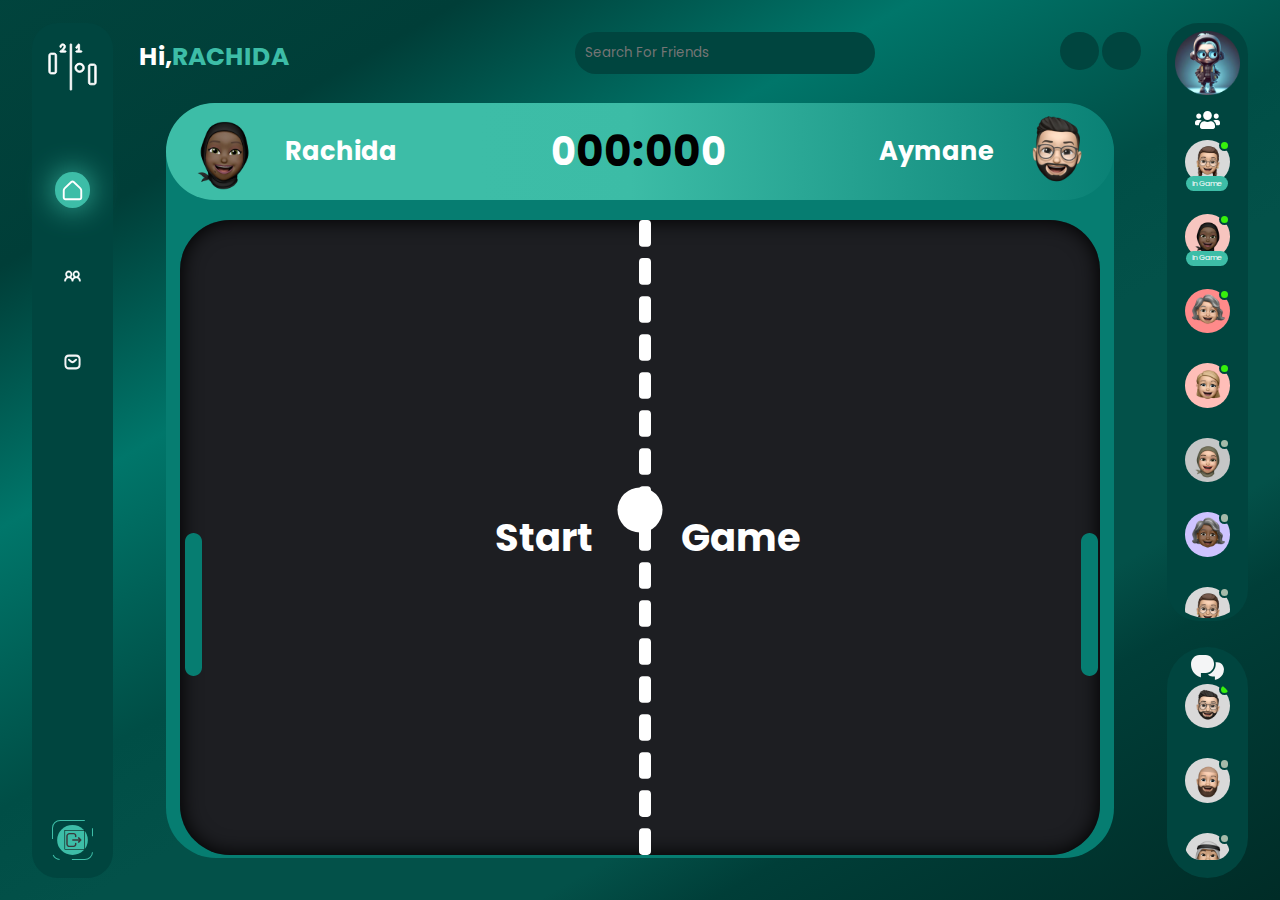
<file: index.html>
<!DOCTYPE html>
<html lang="en">
    <head>
		<style>
			@import url('https://fonts.googleapis.com/css2?family=Poppins:ital,wght@0,100;0,200;0,300;0,400;0,500;0,600;0,700;0,800;0,900;1,100;1,200;1,300;1,400;1,500;1,600;1,700;1,800;1,900&display=swap');
			</style>
        <meta charset="UTF-8">
        <meta name="viewport" content="width=device-width, initial-scale=1.0">
        <link rel="stylesheet" href="style.css">
        <link rel="stylesheet" href="css/game.css">
            <title>HOME | AIT LWEB</title>
    </head>
    <body>
        <div class="container" >
            <div class="side-panel">
                 <img src="images/Logo.svg" class="logo">
                <div class="nav-options" >
                    <button class="btn-option flex-center btn-highlight">
                        <img src="images/Home.svg">
                    </button>
                    <button class="btn-option flex-center btn-simple">
                        <img src="images/Users.svg">
                    </button>
                    <button class="btn-option flex-center btn-simple">
                        <img src="images/Sms.svg">
                    </button>
                </div> 
                <button class="logout flex-center">
                    <img src="images/Logout.svg">
                </button>
            </div>
            <div class="main">
                <div class="header-bar">
                    <div class="header-name">
                        <h2 >Hi, </h2>
                        <h2 > RACHIDA</h2>
                    </div>
                    <input class="header-search" type="text" placeholder="Search For Friends">
                    <div class="header-notifications">
                        <div class="notifications-widget"></div>
                        <div class="notifications-widget"></div>
                    </div>
                </div>
				<!--this is my part	-->
                <div class="center-console">
					<div class="parent">
						<div class="top-bar">
							<div class="user-1">
									<img class="tb-user-1-logo" src="images/users/happy-2.svg" alt="#"> 
								<h2 class="user-1-name">Rachida</h2>
							</div>
							<div class="user-1-score"><h2>0</h2></div>
							<div class="time"><h2>00:00</h2></div>
							<div class="user-2-score"><h2>0</h2></div>
							<div class="user-2">
								<h2 class="user-2-name">Aymane</h2>
								<img class="tb-user-2-logo" src="images/users/1_men.svg" alt="#">
							</div>
						</div>
						<div class="game-board">
							<div class="board">
								<div class="left-racket"><img src="images/racket.svg" alt=""></div>
								<div class="middle-part">
									<div class="start-game start-game-first"><h2>Start</h2></div>
									<div class="game-over"><h2>Game-over</h2></div>
									<div class="middle-line"><img src="images/middle-line.svg" alt="#"></div>
									<div class="start-game start-game-second"><h2>Game</h2></div>
								</div>
								<div class="right-racket"><img src="images/racket.svg" alt=""></div>
								<div class="ball"></div>
							</div>
						</div>
					</div>
					<!--this is my part	-->
                </div>
            </div>
            <div class="right-side-panel">
				<div class="upper-section">
					<div class="profile-photo">
						<img src="images/image_42.png">
                    </div>
                    <img class="upper-section-icone" src="images/Vector.svg">
                    <div class="users-display overflow-style flex-col">
						<div class="user" style="background-color:#D9D9D9;">
                            <img src="images/users/happy-1.svg" alt="">
                            <div class="user-status active "></div>
                            <div class="user-ingame active"><p>in Game</p></div>
                        </div>
                        <div class="user" style="background-color:#F7C5BF;">
                            <img src="images/users/happy-2.svg" alt="">
                            <div class="user-status active "></div>
                            <div class="user-ingame active"><p>in Game</p></div>
                            
                        </div>
                        <div class="user" style="background-color:#FF8A8A;">
                            <img src="images/users/happy-3.svg" alt="">
                            <div class="user-status active "></div>
                            <div class="user-ingame "><p>in Game</p></div>
                            
                        </div>
                        <div class="user" style="background-color:#FFBEB8;">
                            <img src="images/users/happy-6.svg" alt="">
                            <div class="user-status active "></div>
                            <div class="user-ingame "><p>in Game</p></div>
                        </div>
                        <div class="user" style="background-color:#C5C6C6;">
                            <img src="images/users/happy-5.svg" alt="">
                            <div class="user-status "></div>
                            <div class="user-ingame "><p>in Game</p></div>
                        </div>
                        <div class="user" style="background-color:#CEC3FF;">
                            <img src="images/users/happy-4.svg" alt="">
                            <div class="user-status "></div>
                            <div class="user-ingame "><p>in Game</p></div>
                        </div>
                        <div class="user" style="background-color:#D9D9D9;">
                            <img src="images/users/happy-1.svg" alt="">
                            <div class="user-status "></div>
                            <div class="user-ingame "><p>in Game</p></div>
                        </div>
                        <div class="user" style="background-color:#F7C5BF;">
                            <img src="images/users/happy-2.svg" alt="">
                            <div class="user-status "></div>
                            <div class="user-ingame "><p>in Game</p></div>
                        </div>
                        <div class="user" style="background-color:#D9D9D9;">
                            <img src="images/users/happy-1.svg" alt="">
                            <div class="user-status "></div>
                            <div class="user-ingame "><p>in Game</p></div>
                        </div>
                    </div>
					
                </div>
                <div class="lower-section">
					<div class="lower-section-header-img flex-center">
						<img  src="images/Chat.svg">
					</div>
					<div class="friends-list overflow-style">
						<div class="friend" style="background-color: #D9D9D9;">
							<img src="images/users/1_men.svg">
							<div class="user-status active"></div>
						</div>
						<div class="friend" style="background-color: #D9D9D9;">
							<img src="images/users/2_men.svg">
							<div class="user-status"></div>
						</div>
						<div class="friend" style="background-color: #D9D9D9;">
							<img src="images/users/3_men.svg">
							<div class="user-status"></div>
						</div>
					</div>
                </div> 
            </div>
        </div>
        <script src="script.js"></script>
		<script src="game-js/racket-mv.js"> </script>
    </body>
</html>
</file>
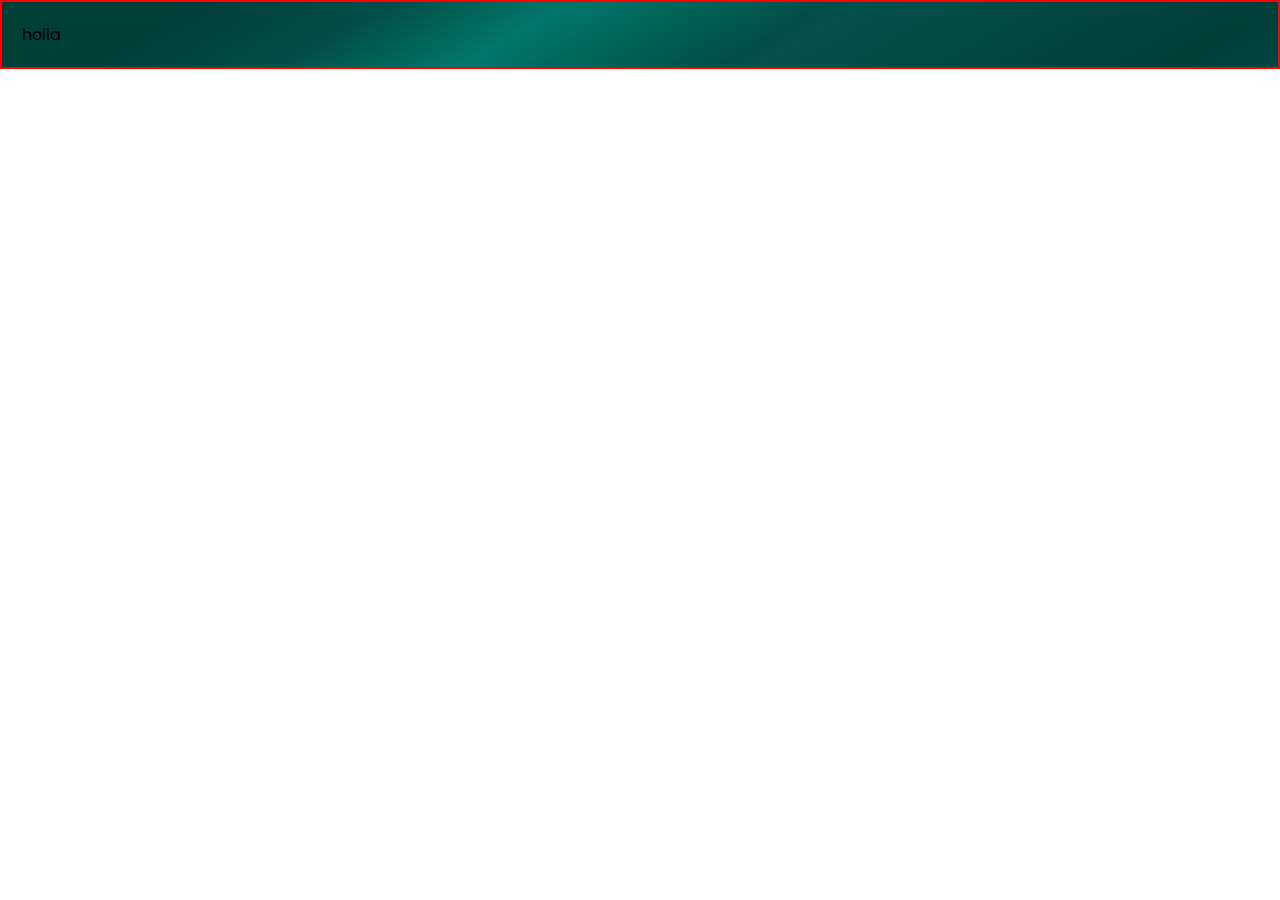
<file: about.html>
<!DOCTYPE html>
<html lang="en">
<head>
	<style>
		@import url('https://fonts.googleapis.com/css2?family=Poppins:ital,wght@0,100;0,200;0,300;0,400;0,500;0,600;0,700;0,800;0,900;1,100;1,200;1,300;1,400;1,500;1,600;1,700;1,800;1,900&display=swap');
		</style>
	<meta charset="UTF-8">
	<meta name="viewport" content="width=device-width, initial-scale=1.0">
	<title>ABOUT US</title>
	<link rel="stylesheet" href="css/about.css">
</head>
<body>
	holla
	<!-- <div class="cadre"> -->
		<!-- <div class="over-head">

			<img class="logo" src="assets/ping-pong-svgrepo-com (3).svg" alt="logo">
			<div class="oh-cmp">
				<div class="pad"></div>
				<h2>Home</h2>
				<h2>Contact</h2>
				<h2>About</h2>
				<h2>Login</h2>
				<h2>Sign Up</h2>

			</div>
		</div>
	</div> -->
</body>
</html>
</file>
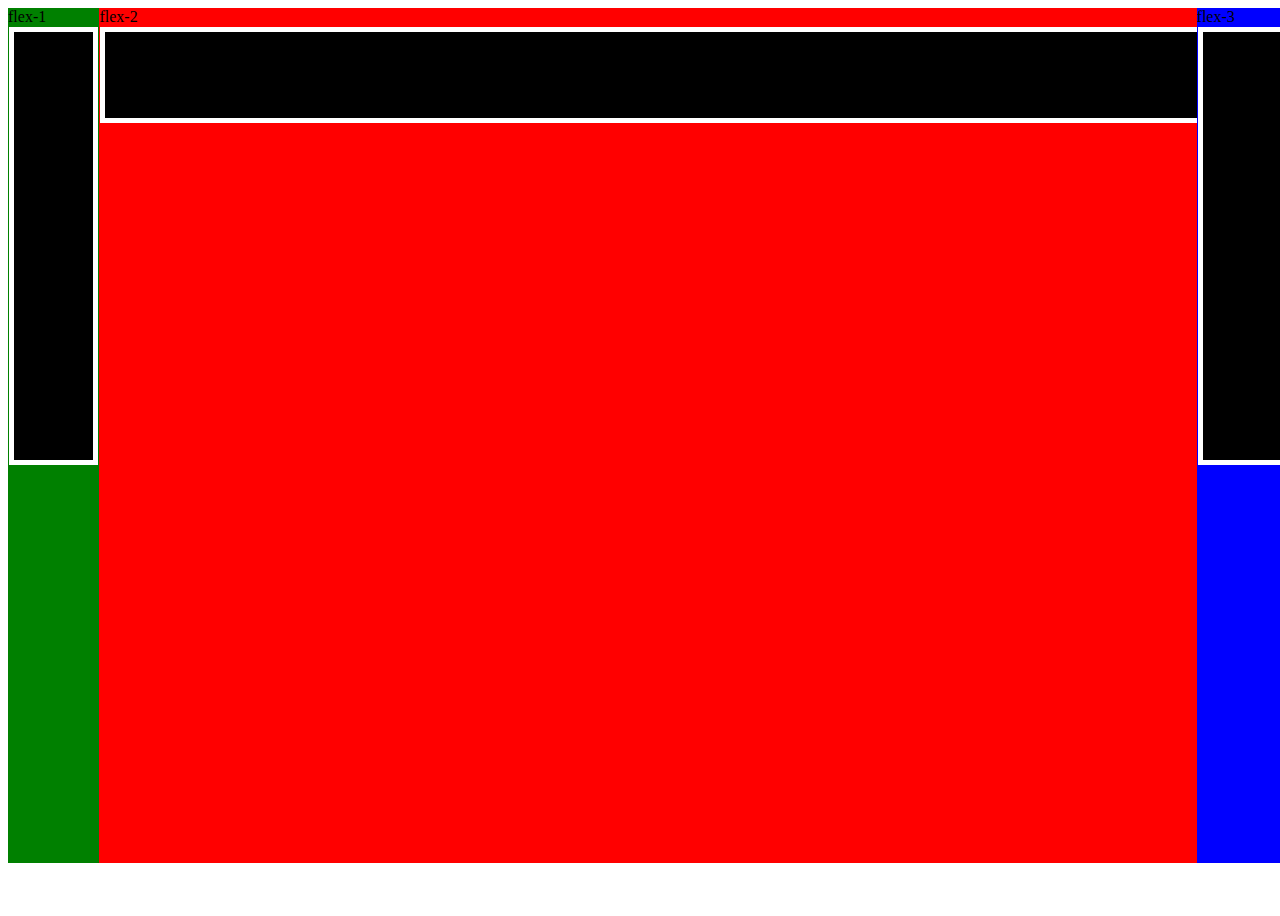
<file: flex.html>
<!DOCTYPE html>
<html lang="en">
<head>
    <meta charset="UTF-8">
    <meta name="viewport" content="width=device-width, initial-scale=1.0">
    <link rel="stylesheet" href="flex.css">
    <title>Document</title>
</head>
<body>
    <div class="container">
        <div class="flex-1">flex-1 <div class="box"></div> </div>
        <div class="flex-2">flex-2 <div class="box"></div> </div>
        <div class="flex-3">flex-3 <div class="box"></div> </div>
    </div>
</body>
</html>
</file>
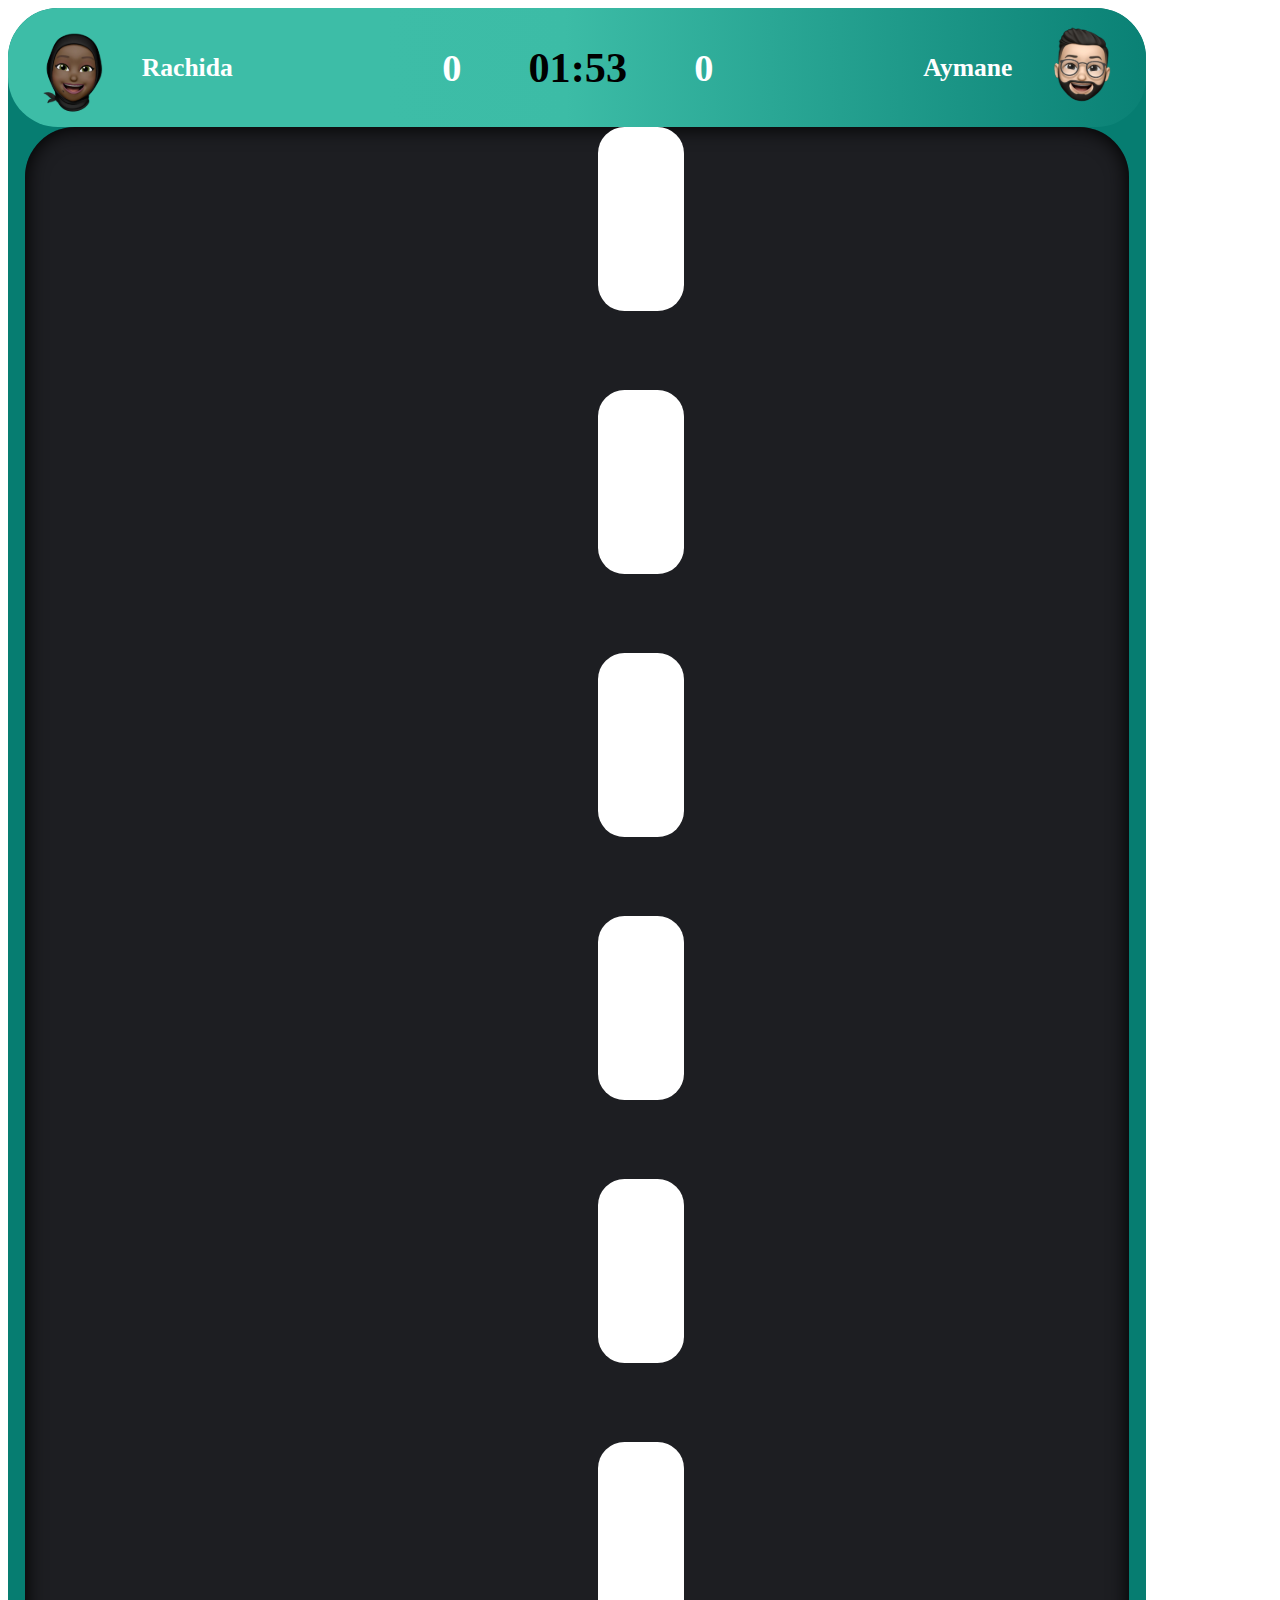
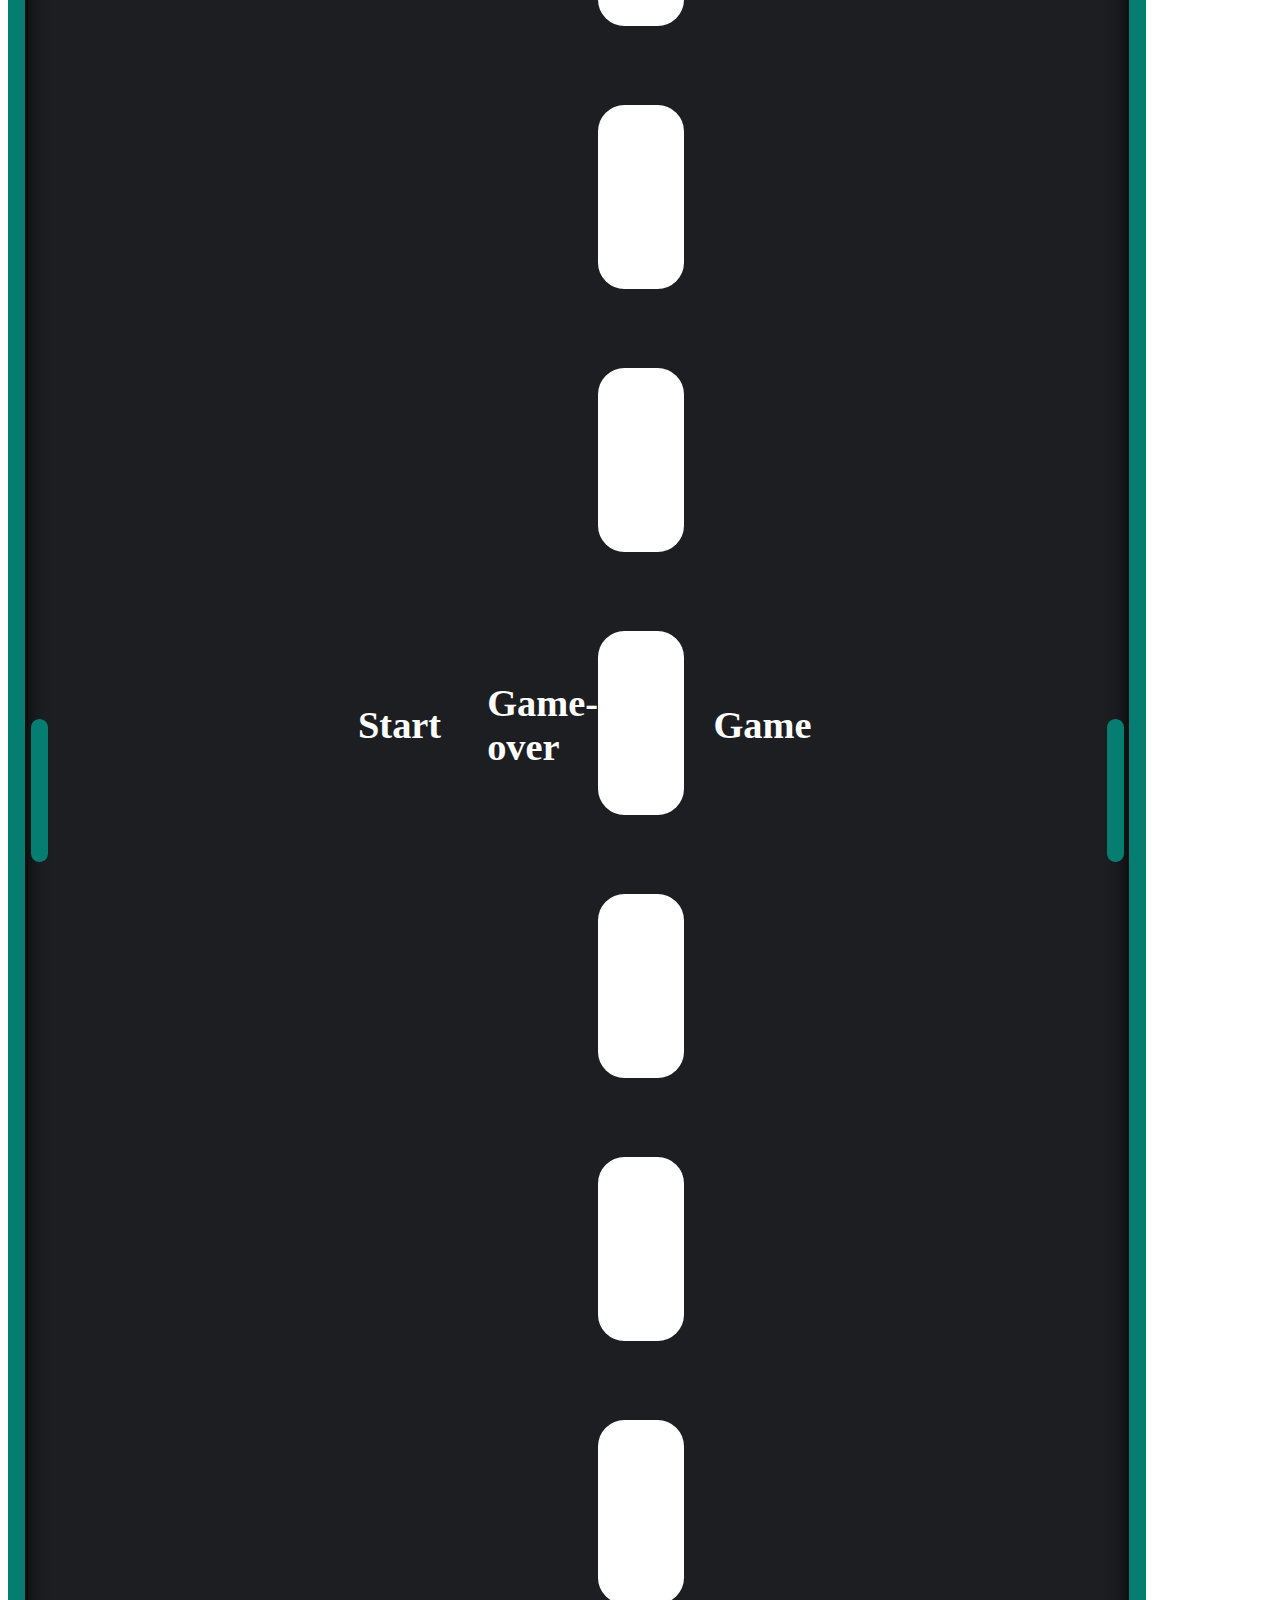
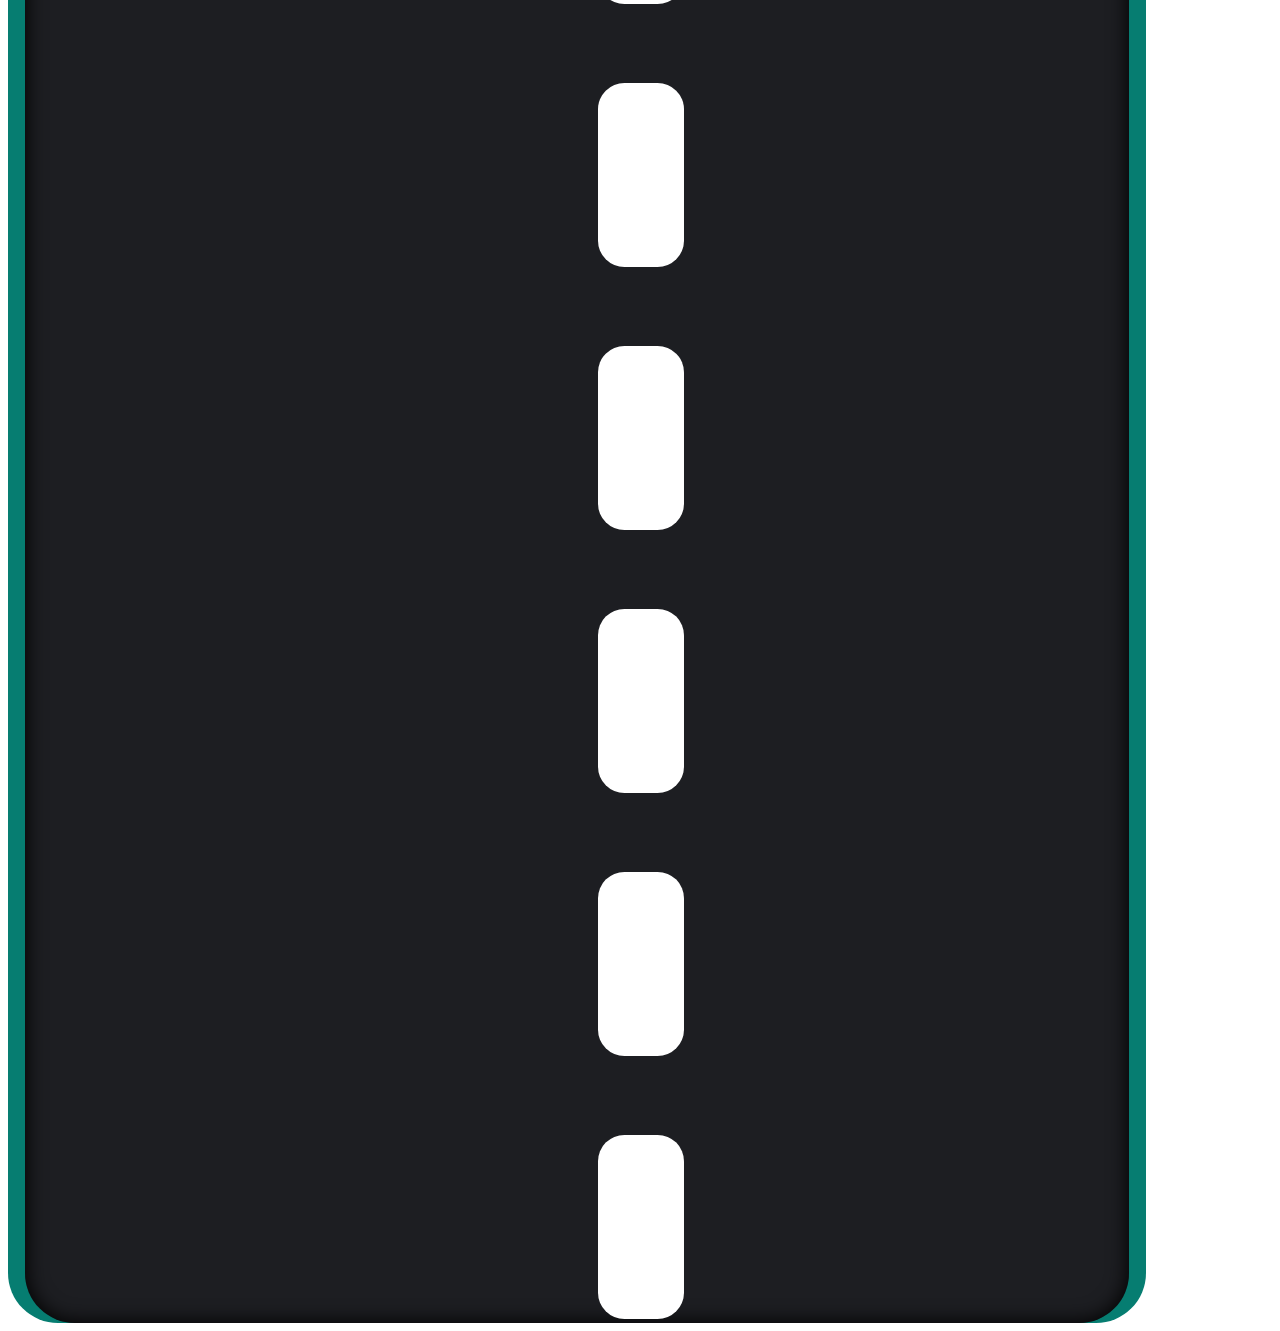
<file: game.html>
<!DOCTYPE html>
<html lang="en">
	<head>
		<link rel="stylesheet" type="text/css" href="css/game.css">
		<script src="game-js/racket-mv.js"></script>
	</head>
<body>
	<!-- <div class="center-console"> -->
		<div class="parent">
			<div class="top-bar">
				<div class="user-1">
						<img class="tb-user-1-logo" src="images/users/happy-2.svg" alt="#"> 
					<h2 class="user-1-name">Rachida</h2>
				</div>
				<div class="user-1-score"><h2>0</h2></div>
				<div class="time"><h2>01:53</h2></div>
				<div class="user-2-score"><h2>0</h2></div>
				<div class="user-2">
					<h2 class="user-2-name">Aymane</h2>
					<img class="tb-user-2-logo" src="images/users/1_men.svg" alt="#">
				</div>
			</div>
			<div class="game-board">
				<div class="board">
					<div class="left-racket"><img src="images/racket.svg" alt=""></div>
					<div class="middle-part">
						<div class="start-game start-game-first"><h2>Start</h2></div>
						<div class="game-over"><h2>Game-over</h2></div>
						<div class="middle-line"><img src="images/middle-line.svg" alt="#"></div>
						<div class="start-game start-game-second"><h2>Game</h2></div>
					</div>
					<div class="right-racket"><img src="images/racket.svg" alt=""></div>
					<div class="ball"></div>
				</div>
			</div>
	<!-- </div> -->
</body>
</html>
</file>
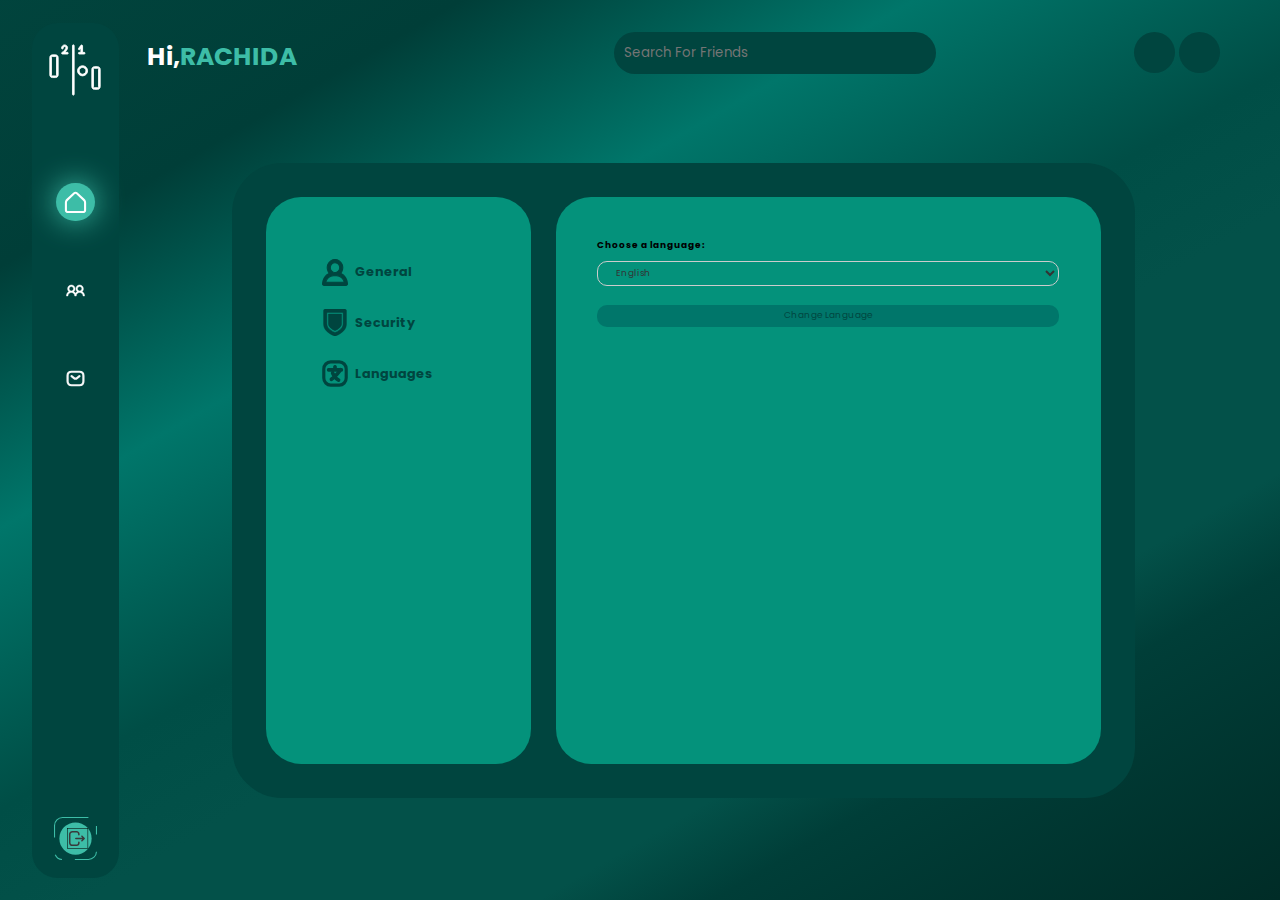
<file: settings-languages.html>
<!DOCTYPE html>
<html lang="en">
    <head>
		<style>
			@import url('https://fonts.googleapis.com/css2?family=Poppins:ital,wght@0,100;0,200;0,300;0,400;0,500;0,600;0,700;0,800;0,900;1,100;1,200;1,300;1,400;1,500;1,600;1,700;1,800;1,900&display=swap');
			</style>
        <meta charset="UTF-8">
        <meta name="viewport" content="width=device-width, initial-scale=1.0">
        <link rel="stylesheet" href="style.css">
        <link rel="stylesheet" href="css/settings.css">
            <title>HOME | AIT LWEB</title>
    </head>
    <body>
        <div class="container" >
            <div class="side-panel">
                 <img src="images/Logo.svg" class="logo">
                <div class="nav-options" >
                    <button class="btn-option flex-center btn-highlight">
                        <img src="images/Home.svg">
                    </button>
                    <button class="btn-option flex-center btn-simple">
                        <img src="images/Users.svg">
                    </button>
                    <button class="btn-option flex-center btn-simple">
                        <img src="images/Sms.svg">
                    </button>
                </div> 
                <button class="logout flex-center">
                    <img src="images/Logout.svg">
                </button>
            </div>
            <div class="main">
                <div class="header-bar">
                    <div class="header-name">
                        <h2 >Hi, </h2>
                        <h2 > RACHIDA</h2>
                    </div>
                    <input class="header-search" type="text" placeholder="Search For Friends">
                    <div class="header-notifications">
                        <div class="notifications-widget"></div>
                        <div class="notifications-widget"></div>
                    </div>
                </div>
				<!--this is my part	-->
                <div class="center-console">
					<div class="settings-frame">
						<div class="settings-side-bar">
							<a href="/settings.html" class="settings-btn">
								<img src="images/settings/general.svg" alt="General" class="settings-icon">
								General
							</a>
							<a href="/settings-security.html" class="settings-btn">
								<img src="images/settings/security.svg" alt="General" class="settings-icon">
								Security
							</a>
							<a href="/settings-languages.html" class="settings-btn">
								<img src="images/settings/language.svg" alt="General" class="settings-icon">
								Languages
							</a>
						</div>

						<div class="settings-main">
							<form id="language-form">
								<label for="language-select">Choose a language:</label>
								<select class="language-select" name="language">
									<option value="en">English</option>
									<option value="fr">French</option>
								</select>
								<button class="language-submit" type="submit">Change Language</button>
							</form>
							<!-- <script>
								document.getElementById('language-form').addEventListener('submit', function(event) {
									event.preventDefault(); // Prevent the form from submitting in the traditional way
									var selectedLanguage = document.getElementById('language-select').value;
									// Handle the language change here (e.g., AJAX request to the server)
									console.log("Selected language: " + selectedLanguage);
									// Optionally, show a message to the user indicating the language has been changed
								});
								</script> -->
						</div>
					</div>
                </div>
				<!--this is my part	-->
            </div>
        </div>
        <script src="script.js"></script>
    </body>
</html>
</file>
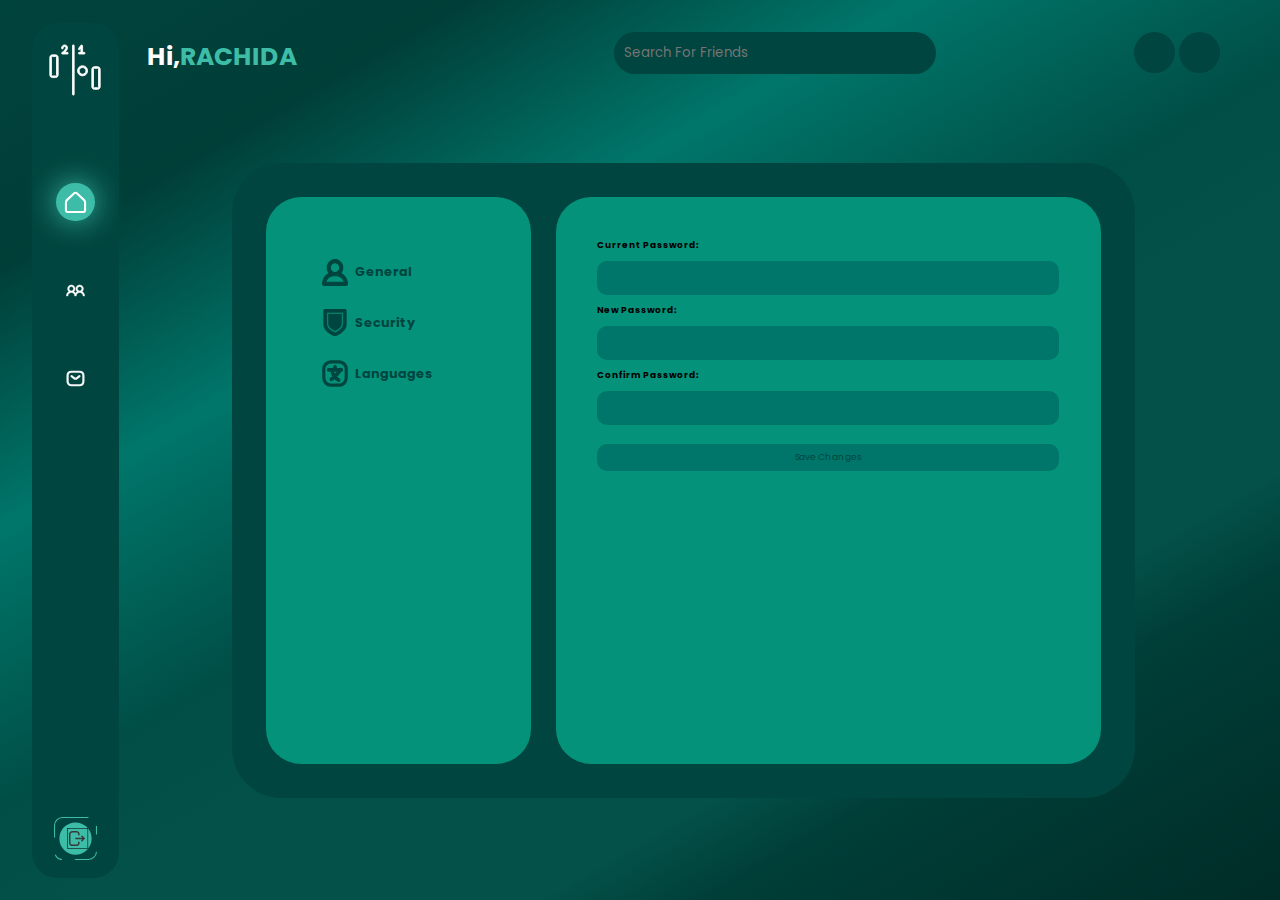
<file: settings-security.html>
<!DOCTYPE html>
<html lang="en">
    <head>
		<style>
			@import url('https://fonts.googleapis.com/css2?family=Poppins:ital,wght@0,100;0,200;0,300;0,400;0,500;0,600;0,700;0,800;0,900;1,100;1,200;1,300;1,400;1,500;1,600;1,700;1,800;1,900&display=swap');
			</style>
        <meta charset="UTF-8">
        <meta name="viewport" content="width=device-width, initial-scale=1.0">
        <link rel="stylesheet" href="style.css">
        <link rel="stylesheet" href="css/settings.css">
            <title>HOME | AIT LWEB</title>
    </head>
    <body>
        <div class="container" >
            <div class="side-panel">
                 <img src="images/Logo.svg" class="logo">
                <div class="nav-options" >
                    <button class="btn-option flex-center btn-highlight">
                        <img src="images/Home.svg">
                    </button>
                    <button class="btn-option flex-center btn-simple">
                        <img src="images/Users.svg">
                    </button>
                    <button class="btn-option flex-center btn-simple">
                        <img src="images/Sms.svg">
                    </button>
                </div> 
                <button class="logout flex-center">
                    <img src="images/Logout.svg">
                </button>
            </div>
            <div class="main">
                <div class="header-bar">
                    <div class="header-name">
                        <h2 >Hi, </h2>
                        <h2 > RACHIDA</h2>
                    </div>
                    <input class="header-search" type="text" placeholder="Search For Friends">
                    <div class="header-notifications">
                        <div class="notifications-widget"></div>
                        <div class="notifications-widget"></div>
                    </div>
                </div>
				<!--this is my part	-->
                <div class="center-console">
					<div class="settings-frame">
						<div class="settings-side-bar">
							<a href="/settings.html" class="settings-btn">
								<img src="images/settings/general.svg" alt="General" class="settings-icon">
								General
							</a>
							<a href="/settings-security.html" class="settings-btn">
								<img src="images/settings/security.svg" alt="General" class="settings-icon">
								Security
							</a>
							<a href="/settings-languages.html" class="settings-btn">
								<img src="images/settings/language.svg" alt="General" class="settings-icon">
								Languages
							</a>
						</div>
						<div class="settings-main">
							<form id="registration-form" onsubmit="return checkPasswordMatch();">
								<label class="general-form" for="password">Current Password:</label><br>
								<input class="general-form" type="password" id="password" name="password"><br>
								<label class="general-form" for="password">New Password:</label><br>
								<input class="general-form" type="password" id="password" name="password"><br>
								<label class="general-form" for="confirm-password">Confirm Password:</label><br>
								<input class="general-form" type="password" id="confirm-password" name="confirm-password"><br>
								<input class="general-form-submit" type="submit" value="Save Changes">
							</form>
							<script>
								function checkPasswordMatch() {
									var password = document.getElementById("password").value;
									var confirmPassword = document.getElementById("confirm-password").value;
									if (password != confirmPassword) {
										alert("Passwords do not match (MOOMI YAAA).");
										return false;
									}
									return true;
								}
								</script>
						</div>
					</div>
                </div>
				<!--this is my part	-->
            </div>
        </div>
        <script src="script.js"></script>
    </body>
</html>
</file>
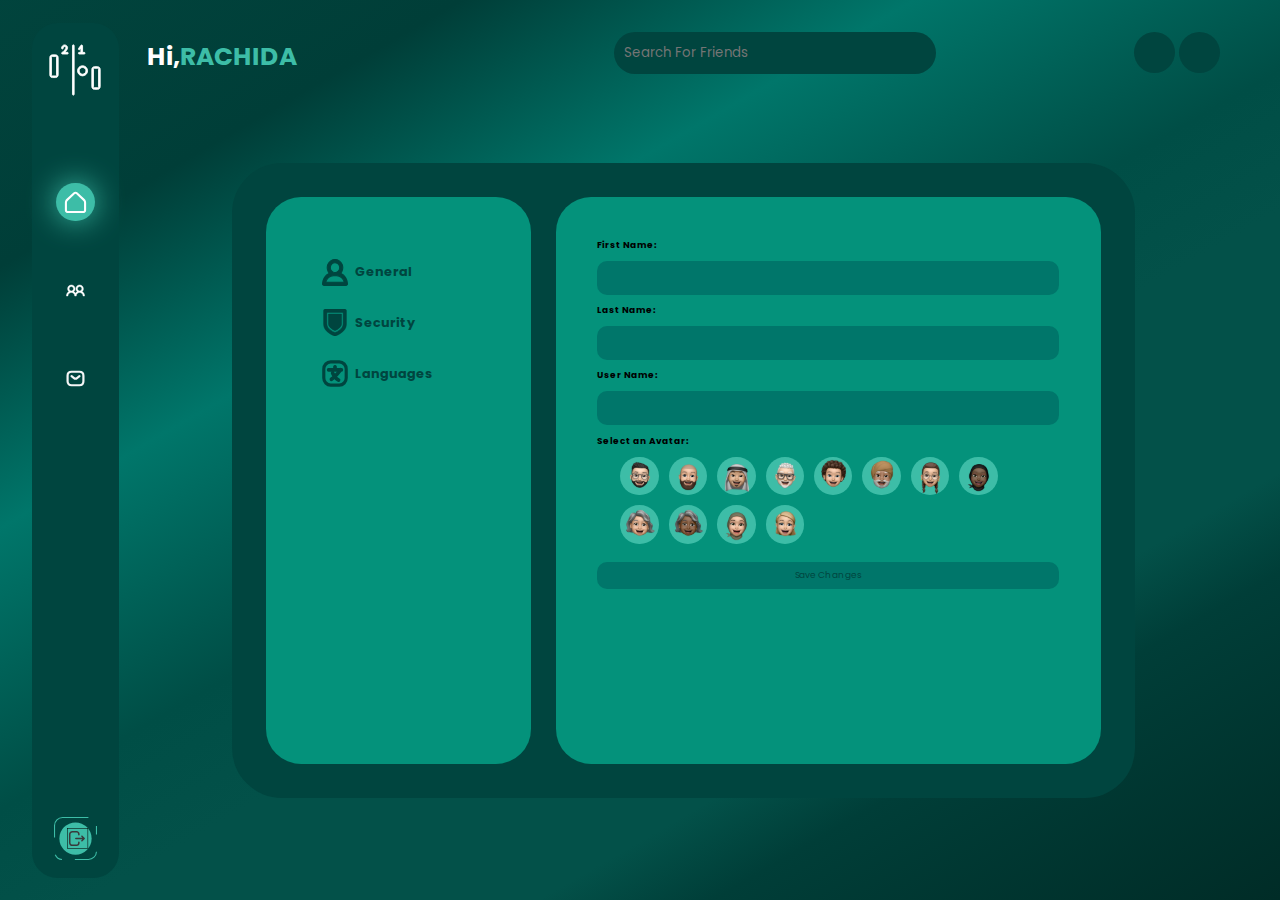
<file: settings.html>
<!DOCTYPE html>
<html lang="en">
    <head>
		<style>
			@import url('https://fonts.googleapis.com/css2?family=Poppins:ital,wght@0,100;0,200;0,300;0,400;0,500;0,600;0,700;0,800;0,900;1,100;1,200;1,300;1,400;1,500;1,600;1,700;1,800;1,900&display=swap');
			</style>
        <meta charset="UTF-8">
        <meta name="viewport" content="width=device-width, initial-scale=1.0">
        <link rel="stylesheet" href="style.css">
        <link rel="stylesheet" href="css/settings.css">
            <title>HOME | AIT LWEB</title>
    </head>
    <body>
        <div class="container" >
            <div class="side-panel">
                 <img src="images/Logo.svg" class="logo">
                <div class="nav-options" >
                    <button class="btn-option flex-center btn-highlight">
                        <img src="images/Home.svg">
                    </button>
                    <button class="btn-option flex-center btn-simple">
                        <img src="images/Users.svg">
                    </button>
                    <button class="btn-option flex-center btn-simple">
                        <img src="images/Sms.svg">
                    </button>
                </div> 
                <button class="logout flex-center">
                    <img src="images/Logout.svg">
                </button>
            </div>
            <div class="main">
                <div class="header-bar">
                    <div class="header-name">
                        <h2 >Hi, </h2>
                        <h2 > RACHIDA</h2>
                    </div>
                    <input class="header-search" type="text" placeholder="Search For Friends">
                    <div class="header-notifications">
                        <div class="notifications-widget"></div>
                        <div class="notifications-widget"></div>
                    </div>
                </div>
				<!--this is my part	-->
                <div class="center-console">
					<div class="settings-frame">
						<div class="settings-side-bar">
							<a href="/settings.html" class="settings-btn">
								<img src="images/settings/general.svg" alt="General" class="settings-icon">
								General
							</a>
							<a href="/settings-security.html" class="settings-btn">
								<img src="images/settings/security.svg" alt="General" class="settings-icon">
								Security
							</a>
							<a href="/settings-languages.html" class="settings-btn">
								<img src="images/settings/language.svg" alt="General" class="settings-icon">
								Languages
							</a>
						</div>
						<div class="settings-main">
							<form id="registration-form" onsubmit="return checkPasswordMatch();">
								<label class="general-form" for="first-name">First Name:</label><br>
								<input class="general-form" type="text" id="first-name" name="first-name"><br>
								<label class="general-form" for="last-name">Last Name:</label><br>
								<input class="general-form" type="text" id="last-name" name="last-name"><br>
								<label class="general-form" for="last-name">User Name:</label><br>
								<input class="general-form" type="text" id="last-name" name="last-name"><br>
								
								<label class="general-form" for="avatar">Select an Avatar:</label><br>
								<div class="svg-avatar-selection">
									<div class="avatar-option">
										<input type="radio" id="avatar1" name="avatar" value="1_men.svg" hidden>
										<label for="avatar1"><img src="images/users/1_men.svg" alt="Avatar 1" class="avatar-image"></label>
									</div>
									<div class="avatar-option">
										<input type="radio" id="avatar2" name="avatar" value="2_men.svg" hidden>
										<label for="avatar2"><img src="images/users/2_men.svg" alt="Avatar 2" class="avatar-image"></label>
									</div>
									<div class="avatar-option">
										<input type="radio" id="avatar3" name="avatar" value="3_men.svg" hidden>
										<label for="avatar3"><img src="images/users/3_men.svg" alt="Avatar 3" class="avatar-image"></label>
									</div>
									<div class="avatar-option">
										<input type="radio" id="avatar4" name="avatar" value="4_men.svg" hidden>
										<label for="avatar4"><img src="images/users/4_men.svg" alt="Avatar 4" class="avatar-image"></label>
									</div>
									<div class="avatar-option">
										<input type="radio" id="avatar5" name="avatar" value="5_men.svg" hidden>
										<label for="avatar5"><img src="images/users/5_men.svg" alt="Avatar 5" class="avatar-image"></label>
									</div>
									<div class="avatar-option">
										<input type="radio" id="avatar6" name="avatar" value="6_men.svg" hidden>
										<label for="avatar6"><img src="images/users/6_men.svg" alt="Avatar 6" class="avatar-image"></label>
									</div>
									<div class="avatar-option">
										<input type="radio" id="happy1" name="avatar" value="happy-1.svg" hidden>
										<label for="happy1"><img src="images/users/happy-1.svg" alt="Happy 1" class="avatar-image"></label>
									</div>
									<div class="avatar-option">
										<input type="radio" id="happy2" name="avatar" value="happy-2.svg" hidden>
										<label for="happy2"><img src="images/users/happy-2.svg" alt="Happy 2" class="avatar-image"></label>
									</div>
									<div class="avatar-option">
										<input type="radio" id="happy3" name="avatar" value="happy-3.svg" hidden>
										<label for="happy3"><img src="images/users/happy-3.svg" alt="Happy 3" class="avatar-image"></label>
									</div>
									<div class="avatar-option">
										<input type="radio" id="happy4" name="avatar" value="happy-4.svg" hidden>
										<label for="happy4"><img src="images/users/happy-4.svg" alt="Happy 4" class="avatar-image"></label>
									</div>
									<div class="avatar-option">
										<input type="radio" id="happy5" name="avatar" value="happy-5.svg" hidden>
										<label for="happy5"><img src="images/users/happy-5.svg" alt="Happy 5" class="avatar-image"></label>
									</div>
									<div class="avatar-option">
										<input type="radio" id="happy6" name="avatar" value="happy-6.svg" hidden>
										<label for="happy6"><img src="images/users/happy-6.svg" alt="Happy 6" class="avatar-image"></label>
									</div>
								</div>
								
								
								<input class="general-form-submit" type="submit" value="Save Changes">
							</form>
							<script>
									// Get all avatar options
									const avatars = document.querySelectorAll('.avatar-option');
									
									// Add click event listener to each avatar
									avatars.forEach(avatar => {
										avatar.addEventListener('click', function() {
											// Remove 'selected' class from all avatars
									        avatars.forEach(av => av.classList.remove('selected'));
											
									        // Add 'selected' class to clicked avatar
									        this.classList.add('selected');
									    });
									});
							</script>
						</div>
					</div>
                </div>
				<!--this is my part	-->
            </div>
        </div>
        <script src="script.js"></script>
    </body>
</html>
</file>
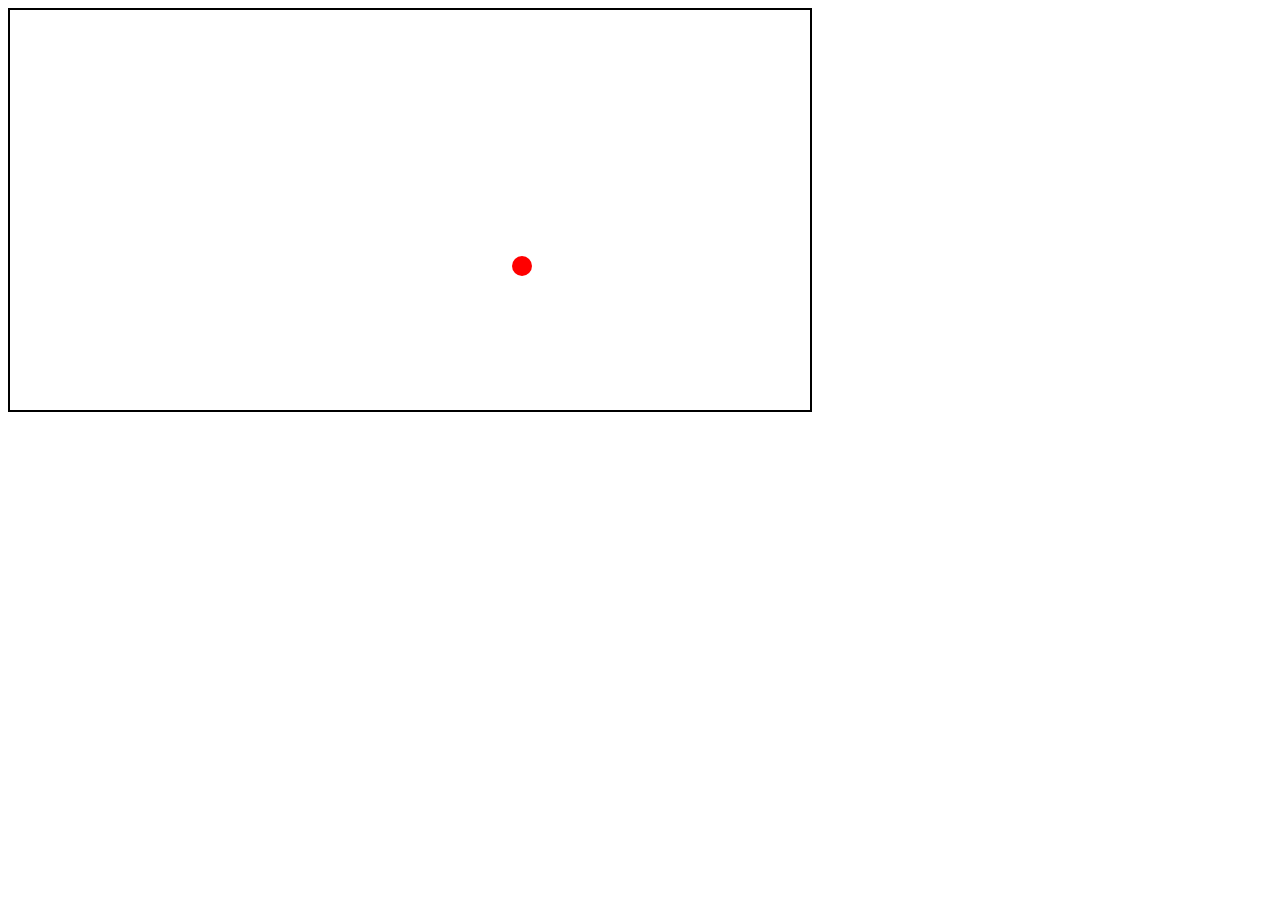
<file: test/test.html>
<!DOCTYPE html>
<html lang="en">
<head>
    <meta charset="UTF-8">
    <meta name="viewport" content="width=device-width, initial-scale=1.0">
    <title>Ping Pong Game</title>
    <link rel="stylesheet" href="test.css">
</head>
<body>
    <div class="game-board">
        <div class="ball"></div>
    </div>
    <script src="script.js"></script>
</body>
</html>
</file>
<file: style.css>
*{
    padding: 0;
    margin: 0;
    font-family: 'Poppins', sans-serif;
	box-sizing: border-box;
	user-select: none;
}
body {
    height: 100vh;
    background: linear-gradient(150deg , #003631 1%, #01443d 14%,#003E38 28%,  #00766A 41%, #004E46 55%, #035149 62%, #035149 75% , #003E38 80%, #002924 99%);
    background-position: 80% 40%; 
    background-size: 150% 100%;
    display: flex;
    justify-content: center;
    align-items: center;
}

.container {
    width: 95%;
    height: 95%;
    position: relative;

    display: flex;
    justify-content: center;
    align-items: center;

}
.main{
    flex: 13;
    height: 100%;
    display: flex;
    justify-content: center;
    align-items: center;
    flex-direction: column;
}
.header-bar{
    flex: 1;
    width: 95%;
    /* border: 1px solid #000000; */
    display: flex;
    align-items: center;
    justify-content: space-between;
    /* position: relative; */
}
.header-name{
    display: flex;
    justify-content: start;
    align-items: start;
    width: 10%;
    height: 50%;
    font-size: 1.3vw;
}
.header-name h2:nth-child(1){
    color: #FFFFFF;
}
.header-name h2:nth-child(2){
    color: #3DBDA7;
}
.header-notifications{
    width: 8%;
    height: 70%;
    display: flex;
    align-items: start;
    justify-content: space-between;
    /* background-color: white; */
}
.notifications-widget{
    flex: 1;
    aspect-ratio: 1/1;
    max-width: 48%;
    max-height: 100%;
    border-radius: 50%;
    background-color: #00453F;

}
.header-search{
    width: 30%;
    height: 70%;
    margin-left: 15%;
    background-color: #00453F;
    border: 0;
    color: white;
    padding: 0 1% 0;
    border-radius: 4vw;
}

.side-panel{
    flex: 1;
    /* width: 6%; */
    height: 100%;
    background: #00453F;
    border-radius: 2vw;
    position: relative ;
    display: flex; 
    align-items: center; 
    flex-direction: column; 
}

.logo {
    aspect-ratio: 1/1;
    width: 60%;
    margin-top: 25%;
}

.nav-options {
    width: 55%;
    height: 40%;
    margin-top: 100%;
    /* padding:10px; */
    display: flex;
    align-items: center;
    flex-direction: column;
}
.nav-options img{
    width:50%;
}
.btn-option.btn-highlight img{
    width: 60%;
}
.btn-highlight{
    aspect-ratio: 1/1;
    background-color: #3DBDA7;
    border-radius: 50%;
    box-shadow: 0 0 30px #3DBDA7;
}
.btn-simple{
    background-color: rgba(0, 0, 0, 0);

}

.btn-option{
    aspect-ratio: 1/1;
    width: 80%;
    margin-bottom: 50px;
    border: 0;
}

.logout{
    aspect-ratio: 1/1;
    width: 50%;
    bottom: 2%;
    background-color: rgba(0, 0, 0, 0);
    border:0;
    position:absolute;
}
.logout img{
    width: 100%;
}

.right-side-panel{
    flex: 1;
    height: 100%;
    position: relative;
    align-items: center;
    justify-content: center;
    /* right: 0; */
}

/* ************* UPPER SECTION OF RIGHT PANEL */
.upper-section{
    width: 100%;
    height: 70%;
    background: #00453F;
    border-radius: 3.5vh;
    position: absolute ;
    display: flex; 
    align-items: center; 
    flex-direction: column; 
}

.profile-photo{
    width: 80%;
    padding-top: 10%;
}
.profile-photo img{
    width: 100%;
}

 .upper-section-icone{
    width: 30%;
    margin-top:10%;
}
.user {
    aspect-ratio: 1/1;
    position: relative;
    width: 55%;
    margin-top: 30px;
    border-radius: 50%;
    display: flex;
    align-items: center;
    justify-content: center;
    flex-direction: column;
    scroll-snap-align: start;
}
.overflow-style::-webkit-scrollbar {
	display: none;
}

.overflow-style{
    -ms-overflow-style: none;  /* IE and Edge */
    scrollbar-width: none;  /* Firefox */
	
}

.flex-col{
    display: flex;
    align-items: center;
    flex-direction: column;
}
.flex-row{
    display: flex;
    align-items: center;
    flex-direction: row;
}
.flex-center{
    display: flex;
    align-items: center;
    justify-content: center;
    flex-direction: column;
}

.users-display {
	margin-top: 13%;
	width: 100%;
	height: 80%;
	overflow: scroll;
	border-radius: 0 0 3vw 3vw;
	scroll-snap-type: y mandatory;
}
.user img{
    width: 100%;
    position: relative;
}
.user-status {
    position: absolute; 
    top: 0;
    right: 0;
    width: 25%;
    height: 25%;
    border-radius: 50%;
    border: 0.25vh solid #00453F;
    background-color: #A5BAA9;
}
.user-status.active{
    background-color: #36f00c;
}
.user-ingame.active {
	width: 94%;
	height: 34%;
	background-color: #3DBDA7;
	/* margin-top: 95%; */
	position: absolute;
	border-radius: 10px;
	display: flex;
	justify-content: center;
	align-items: center;
	color: white;
	font-family: 'Poppins', sans-serif;
	font-size: 0.6vw;
	bottom: -16%;
}
.user-ingame {
    display: none;
}

/* ************* LOWER SECTION OF RIGHT PANEL*/
.lower-section{
    width: 100%;
    height: 27%;
    bottom:0;
    border-radius: 75px;
    background: #00453F;
    position:absolute;
    display: flex;
    align-items: center;
    flex-direction:column;
}

.lower-section-header{
    height: 20%;
    width: 100%;
    display: flex;
    align-items: center;
    justify-content: center;

}
.lower{
    width: 100%;
}
.lower-section-header-img{
    margin-top: 10%;
    width: 100%;
}
.lower-section-header-img img{
    width: 40%;
}
.friends-list{
    width: 55%;
    height: 76.5%;
    margin-top: 5%;
    border-radius: 15px;
    overflow: scroll;
    scroll-snap-type: y mandatory;
}

.friend{
    position: relative;
    width: 100%;
    margin-top: 30px;
    border-radius: 50%;
    display: flex;
    justify-content: center;
    align-items: center;
    scroll-snap-align: start;
}
.friend img{
    aspect-ratio: 1/1;
    width: 100%;
}

/* ----------CENTER CONSOLE-------------- */

.center-console{
    /* background-color: #ffffff57; */
    display: flex;
	flex: 13;
    width: 100%;
    justify-content: center;
	align-items: center;
}
</file>
<file: css/game.css>
.parent {
	width: 90%;
	height: 95%;
	display: flex;
	/* justify-content: center;
	align-items: center; */
	background-color: #067D71;
	border: 10px #067D71;
	border-radius: 50px;
	/* padding: 50px; */
	flex-direction: column;
}
.top-bar {
	display: flex;
	flex:1;
	justify-content: space-between;
	background: linear-gradient(89.401deg, #3DBDA7 1%, #3DBDA7 33%, #3CBCA6 49%, #2AA795 67%, #0A8175 100%);
	border-radius: 50px;
	/* padding: 1%; */
}
.time {
	display: flex;
	justify-content: center;
	align-items: center;
	color: rgb(0, 0, 0);
	font-size: 2.2vw;
}
.user-1 {
	display: flex;
	justify-content: flex-start;
	align-items: center;
}
.user-2{
	display: flex;
	justify-content: flex-end;
	align-items: center;
}

.user-1-name , .user-2-name{
	color: rgb(255, 255, 255);
	font-size: 2vw;
	padding: 1%;
}

.tb-user-1-logo , .tb-user-2-logo{
	width: 30%;
	padding: 0px 10px;
}

.user-1-score , .user-2-score{
	display: flex;
	justify-content: center;
	align-items: center;
	color: rgb(255, 255, 255);
	font-size: 2vw;
	/* padding: 0% 1%; */
}

.game-board {
	width: 100%;
	display: flex;
	/* background: #7e2f2f; */
	border-radius: 50px;
	flex: 9;
	justify-content: center;
	align-items: center;
}
.board {
	display: flex;
	justify-content: space-between;
	align-items: center;
	width: 97%;
	height: 94%;
	display: flex;
	background: #1D1E22;
	border-radius: 50px;
	/* padding: 25%; */
	box-shadow: inset 0 0 20px 1px #000000;
}
.left-racket, .right-racket {
    padding: 0.5%;
    position: relative; /* Add this line */
}

.left-racket img{
    position: absolute;
    top: 0;
}
.right-racket img {
    position: absolute;
    top: 0;
	left: -10px;
}

.middle-line {
    /* border-left: 10px dashed #ffffff; */
    width: 100%;
    height: 100%;
    object-fit: cover;


}
.middle-line img {
	width: 100%;
	height: 100%;
}
.middle-part {
	display: flex;
    /* justify-content: space-around; */
    align-items: center;
	height: 100%;
}
.start-game-first h2 {
	color: rgb(255, 255, 255);
    font-size: 3vw;
    padding: 46px;
}

.start-game-second h2 {
    color: rgb(255, 255, 255);
    font-size: 3vw;
    padding: 30px;
}
.game-over {
	color: rgb(255, 255, 255);
	font-size: 2vw;
	/* padding: 30px; */
}

.ball {
    position: absolute;
    top: 57%;
    left: 50%;
    /* left: calc(50% - 22px); */
    width: 45px;
    height: 45px;
    background: white;
    border-radius: 50%;
    transform: translate(-50%, -50%);
}
</file>
<file: css/about.css>
*{
	margin: 0;
	padding: 0;
	box-sizing: border-box;
	border : 1px solid red;
}

body {
    /* height: 100vh;
    width: 100vw; */
    background: linear-gradient(150deg, #003E38 1%, #003E38 14%, #014E46 28%, #00766A 41%, #004E46 60%, #035149 62%, #003E38 92%, #00453F 99%);
    background-repeat: no-repeat;
    background-position: center;
    background-size: cover;
	padding: 20px;
	font-family:  'Poppins', sans-serif;
}
.cadre {
	display: flex;
	border: 10px solid #003E38;
	border-radius: 45px;
	padding: 25px;
	background-color: #003E38;
	/* flex: 1; */
}
.oh-cmp {
	display: flex;
	flex-direction: row;
	padding: 20px;
	text-align: right;
}
.pad {
	padding: 0px 80px;
}
</file>
<file: flex.css>
body{
    height: 100vh;
    width: 100vw;
    display: flex;
    justify-content: center;
    align-items: center;
}

.container{
    width: 100%;
    height: 100%;
    display: flex;
    justify-content:left;
    align-items: start;
    /* position: relative; */

}

.flex-1{
    flex: 1;
    /* max-width: 33%; */
    height: 95%;
    background-color: green;
}
.flex-2{
    flex: 12;
    /* max-width: 33%; */
    /* position: absolute; */
    height: 95%;
    background-color: red;
}
.flex-2 div{
    height: 10%;
    width:100%;
}
.flex-3{
    flex:1;
    /* max-width: 33%; */
    height: 95%;
    background-color: blue;
}

.box{
    width:100;
    height: 50%;
    background-color: black;
    border: 5px solid white;
    margin: 1px;
}
</file>
<file: css/settings.css>
*{
    padding: 0;
    margin: 0;
    font-family: 'Poppins', sans-serif;
	box-sizing: border-box;
}
body {
    height: 100vh;
    /* background: linear-gradient(150deg , #003631 1%, #01443d 14%,#003E38 28%,  #00766A 41%, #004E46 55%, #035149 62%, #035149 75% , #003E38 80%, #002924 99%);
    background-position: 80% 40%; 
    background-size: 150% 100%;
    display: flex;
    justify-content: center;
    align-items: center; */
}
.settings-frame {
	width: 80%;
	height: 80%;
	display: flex;
	justify-content: center;
	align-items: center;
	background-color: #00453F;
	border-radius: 50px;
	padding: 3%;
}
.settings-side-bar {
	height: 100%;
	background-color: #04927B;
	display: flex;
	flex: 3;
	flex-direction: column;
	border-radius: 35px;
	margin-right: 1.5%;
	padding: 6% 4%;
	/* padding: 1%; */
	/* justify-content: space-between; */
	
}

.settings-main {
	height: 100%;
	background-color: #04927B;
	display: flex;
	flex: 7;
	border-radius: 35px;
	margin-left: 1.5%;
	font-weight: bold;
	font-size: 0.7vw;
	flex-direction: column;
	padding: 5%;
	/* width: 50%; */
}

.settings-btn {
	width: 100%;
	height: 10%;
	display: flex;
	align-items: center;
	background-color: transparent;
	border-radius: 35px;
	border: 0px;
	/* font-size: 1.5vw; */
	font-size: 1vw;
	color: #00453F;
	text-decoration: none;
	padding: 5% 8%;
	font-weight: bold;
	margin: 1% 0%;
}

.settings-btn:hover {
	background-color: #00766A;
}
.settings-main input {
    background-color: #00766A;
    border: none; /* optional: removes the default border */
    padding: 1.5%;
    border-radius: 10px;
	width: 100%;
}
.settings-main input:focus {
    outline: none; /* removes the default browser outline */
    box-shadow: 0 0 10px #9ecaed; /* adds a glow effect */
}
.general-form {
	margin: 2%  0%;
}
.general-form-submit  {
	margin: 2%  0%;
	/* background-color: #00766A; */
	border: none;
	color: #00453F;
	font-size: 0.7vw;
	/* border-radius: 10px; */
}

/* -------------settings-language-css------------- */


.language-select {
	font-size: 0.7vw; /* Adjust the font size */
    color: #333; /* Text color */
    padding: 1% 3%; /* Add some padding */
    border: 1px solid #ccc; /* Border around the select box */
    border-radius: 10px; /* Rounded corners */
    background-color: transparent;
    cursor: pointer;
	width: 100%;
	margin: 2% 0%;
}

/* Style the select box when it's focused */
.language-select:focus {
	outline: none; /* Removes the default focus outline */
    border-color: #00453F; /* Example: change border color on focus */
}

.language-submit {
	width: 100%;
	padding: 2%;
	background-color: #00766A;
	font-size: 0.7vw;
	border: none;
	border-radius: 10px;
	
	padding: 1% 3%;
    border-radius: 10px;
    background-color: #00766A;
    color: #00453F;
    cursor: pointer;
	margin: 2% 0%;
}
.language-submit input:focus {
	outline: none; /* removes the default browser outline */
	box-shadow: 0 0 10px #9ecaed; /* adds a glow effect */
}

/* -------------avatars------------- */

.avatar-image {
	width: 100%;
	height: auto;
	margin: auto;
	display: block;
}

.svg-avatar-selection {
	padding: 2% 5%;
    display: flex;
	/* flex-direction: column; */
    flex-wrap: wrap;
    /* justify-content: start; Align items to the start of the container */
    gap: 10px; /* Optional: adds some space between the items */
}

.avatar-option {
	flex: 0 1 auto; /* Flex items can grow and shrink but not beyond their auto size */
	background-color: #3DBDA7;
	border-radius: 50%;
	display: flex;
	justify-content: center; /* Center horizontally */
	align-items: center; /* Center vertically */
	width: 3vw; /* was 6vw */
	height: 3vw; /* was 6vw */
	/* width: 110px;
	height: 110px; */
}

.avatar-option:hover {
    box-shadow: 0 0 15px rgba(255, 255, 255, 0.8); /* Glowing effect on hover */
}

.avatar-option.selected {
    box-shadow: 0 0 15px rgba(255, 255, 255, 0.8); /* Glowing effect stays when selected */
}

/* ------------- settings_icons ------------- */

.settings-icon {
	height: 100%;
	width: auto;
	margin: 0% 4%;
}
</file>
<file: test/test.css>
.game-board {
    width: 800px;
    height: 400px;
    border: 2px solid black;
    position: relative;
    overflow: hidden;
}

.ball {
    width: 20px;
    height: 20px;
    background-color: red;
    border-radius: 50%;
    position: absolute;
    top: 50%;
    left: 50%;
    transform: translate(-50%, -50%);
}
</file>
